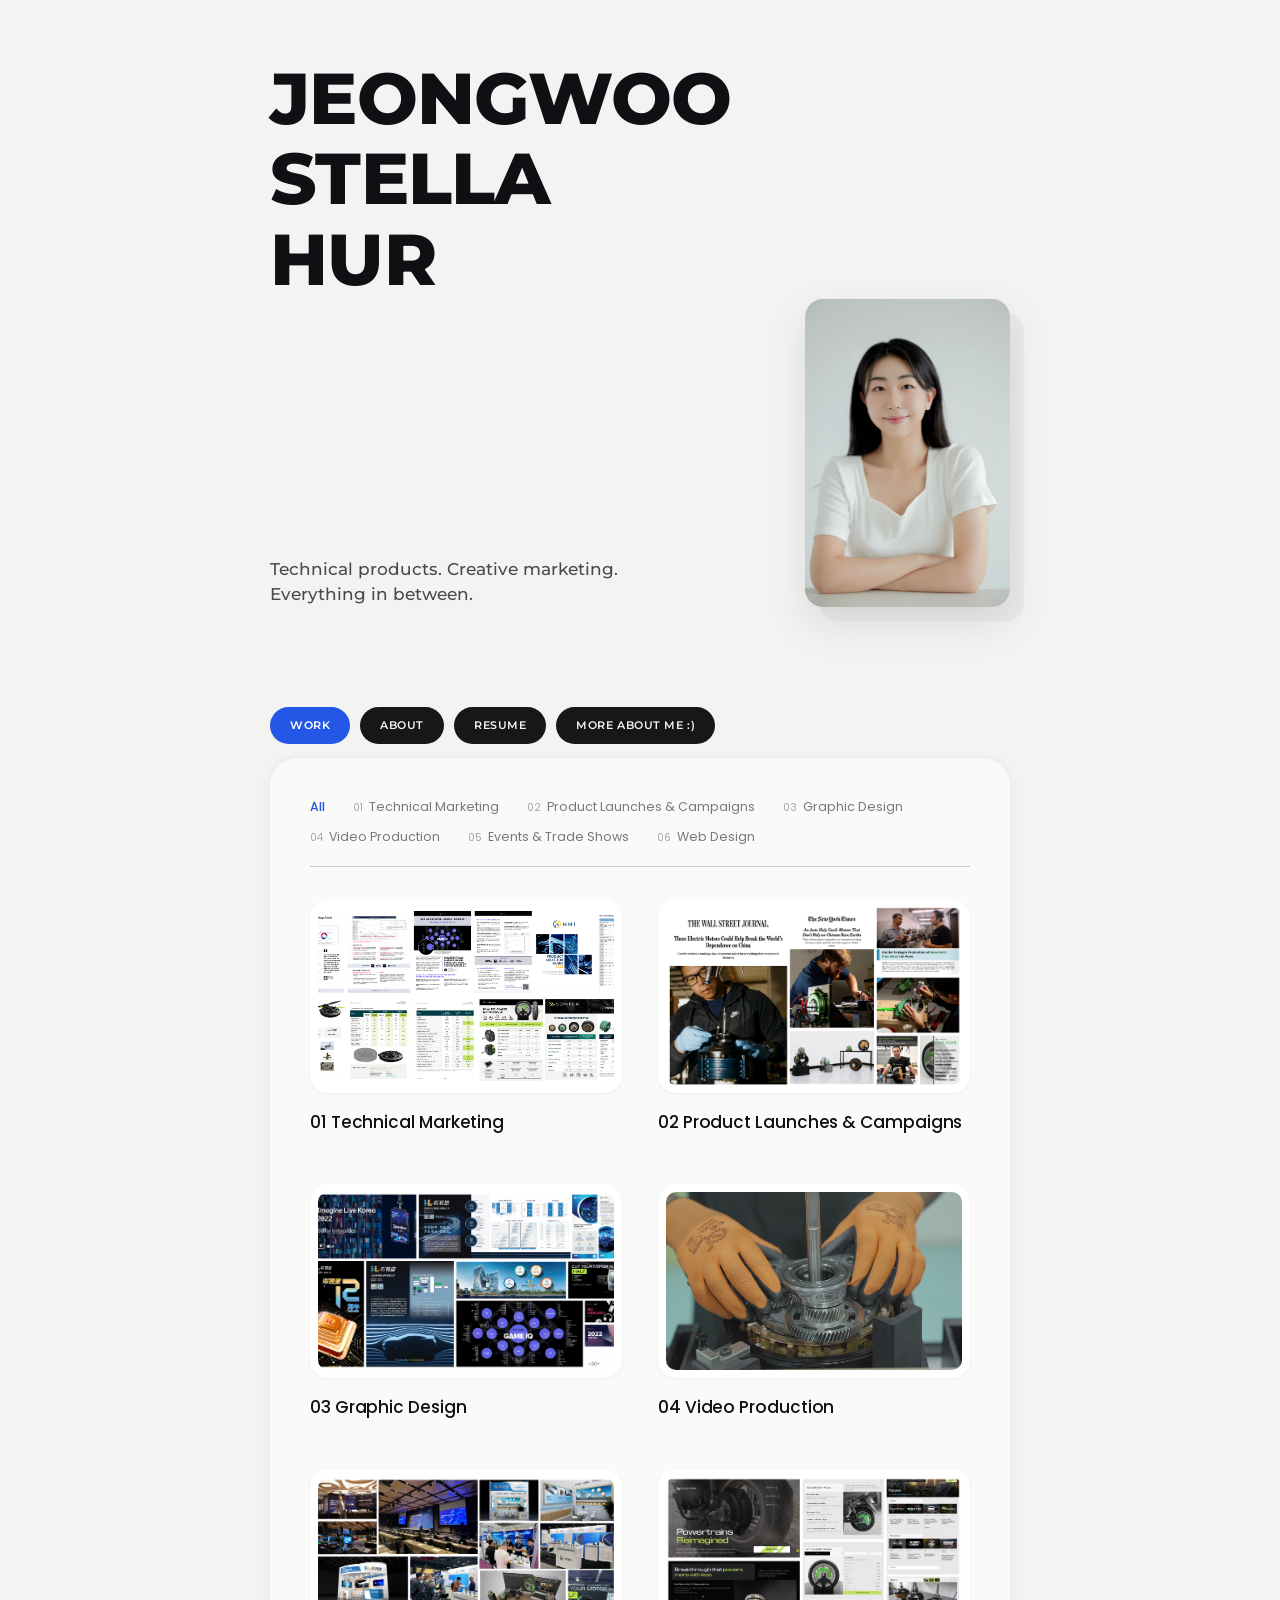
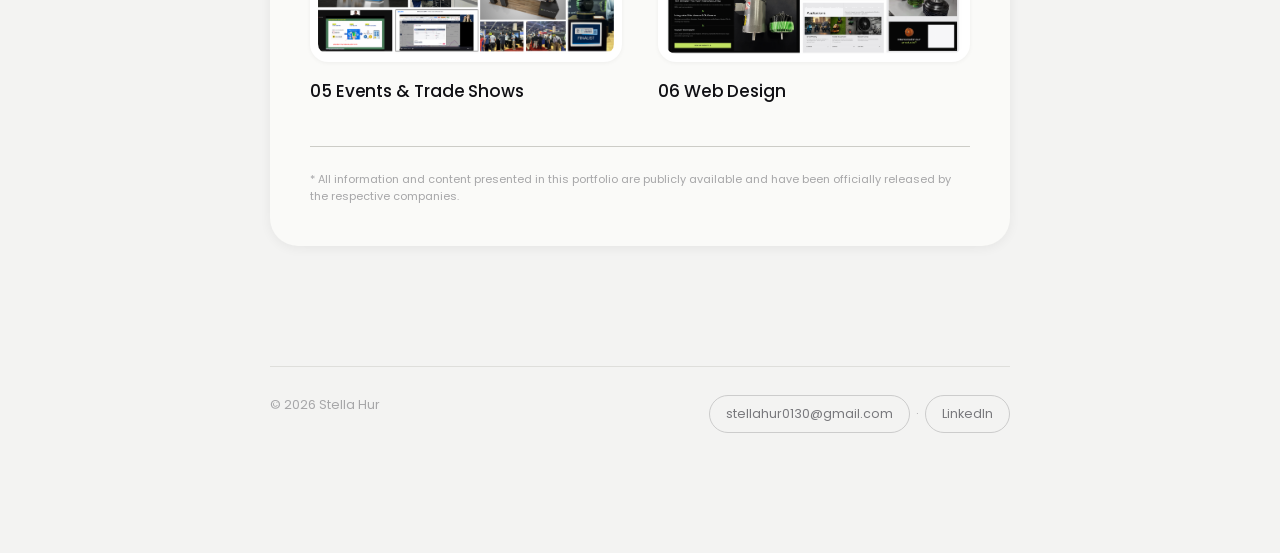
<file: index.html>
<!DOCTYPE html>
<html lang="en">
<head>
<meta charset="UTF-8">
<meta name="viewport" content="width=device-width, initial-scale=1.0">
<title>Work — Stella Hur</title>
<meta name="description" content="Stella Hur — B2B Marketing Specialist.">
<link rel="icon" type="image/png" sizes="32x32" href="assets/favicon-32x32.png">
<link rel="icon" type="image/png" sizes="16x16" href="assets/favicon-16x16.png">
<link rel="apple-touch-icon" href="assets/apple-touch-icon.png">
<link rel="stylesheet" href="css/style.css">
<!--
  FONTS: Montserrat (name / tagline / primary nav) and Poppins
  (everything else — body copy, project titles, secondary nav,
  buttons). Both are free, loaded via Google Fonts in style.css —
  no license needed. See the top of style.css for the full note.
-->
</head>
<body>
  <div class="page">
    <div class="content-max">
      <header class="hero">
      <h1 class="hero-name">Jeongwoo<br>Stella<br>Hur</h1>
      <div class="hero-portrait-wrap">
        <div class="hero-portrait">
          <img src="assets/images/portrait.jpg" alt="Portrait of Stella Hur">
        </div>
      </div>
      <div class="hero-tagline">
         <p>Technical products.<br class="tagline-break"> Creative marketing.<br>Everything in between.</p>
      </div>
    </header>
      <nav class="nav-primary">
      <a class="active" href="index.html">Work</a><a class="" href="about.html">About</a><a class="" href="resume.html">Resume</a><a class="" href="more.html">More About Me :)</a>
    </nav>
      <!--
        Everything below is the region the client-side router
        swaps in place (see js/main.js) so switching between Work /
        About / Resume / More About Me feels like an iOS tab switch
        instead of a full page reload — hero + primary nav never
        remount. Each file is still a complete, valid standalone
        page for direct loads, no-JS, and SEO.
      -->
      <div id="app-content" data-page="index.html">
        
        <div class="work-panel">
      <nav class="nav-secondary">
      <button class="active" data-filter="all"><span>All</span></button>
      <button data-filter="technical-marketing"><span class="idx">01</span><span>Technical Marketing</span></button>
      <button data-filter="product-launches-campaigns"><span class="idx">02</span><span>Product Launches & Campaigns</span></button>
      <button data-filter="graphic-design"><span class="idx">03</span><span>Graphic Design</span></button>
      <button data-filter="video-production"><span class="idx">04</span><span>Video Production</span></button>
      <button data-filter="events-tradeshows"><span class="idx">05</span><span>Events & Trade Shows</span></button>
      <button data-filter="web-design"><span class="idx">06</span><span>Web Design</span></button>
    </nav>
      <div class="work-overview">
      <button class="overview-card" data-goto="technical-marketing">
        <div class="overview-thumb">
          <img src="assets/images/work/overview/technical-marketing.jpg" alt="Technical Marketing" loading="lazy">
        </div>
        <div class="overview-title">01 Technical Marketing</div>
      </button>
      <button class="overview-card" data-goto="product-launches-campaigns">
        <div class="overview-thumb">
          <img src="assets/images/work/overview/product-launches-campaigns.jpg" alt="Product Launches & Campaigns" loading="lazy">
        </div>
        <div class="overview-title">02 Product Launches & Campaigns</div>
      </button>
      <button class="overview-card" data-goto="graphic-design">
        <div class="overview-thumb">
          <img src="assets/images/work/overview/graphic-design.jpg" alt="Graphic Design" loading="lazy">
        </div>
        <div class="overview-title">03 Graphic Design</div>
      </button>
      <button class="overview-card" data-goto="video-production">
        <div class="overview-thumb">
          <img src="assets/images/work/overview/video-production.jpg" alt="Video Production" loading="lazy">
        </div>
        <div class="overview-title">04 Video Production</div>
      </button>
      <button class="overview-card" data-goto="events-tradeshows">
        <div class="overview-thumb">
          <img src="assets/images/work/overview/events-tradeshows.jpg" alt="Events & Trade Shows" loading="lazy">
        </div>
        <div class="overview-title">05 Events & Trade Shows</div>
      </button>
      <button class="overview-card" data-goto="web-design">
        <div class="overview-thumb">
          <img src="assets/images/work/overview/web-design.jpg" alt="Web Design" loading="lazy">
        </div>
        <div class="overview-title">06 Web Design</div>
      </button>
    </div>
<div class="category-panel is-hidden" data-category="technical-marketing">
      <div class="category-project">
        <div class="proj-image"><img src="assets/images/work/technical-marketing/technical-datasheet.jpg" alt="Technical Datasheet" loading="lazy"></div>
        <div class="proj-title">Technical Datasheets</div>
        <div class="proj-desc">Technical product documentation combining key specifications, performance data, engineering drawings, application details, and product visuals into a clear, easy-to-navigate format.
</div>
        
      </div>
      <div class="category-project">
        <div class="proj-image"><img src="assets/images/work/technical-marketing/product-brochures.jpg" alt="Product Brochures & One-Pagers" loading="lazy"></div>
        <div class="proj-title">Product Brochures & One-Pagers</div>
        <div class="proj-desc">A range of product brochures, one-pagers, comparison sheets, and selector guides designed to simplify technical information and highlight key product features, benefits, and applications.
</div>
        
      </div>
      <div class="category-project">
        <div class="proj-image"><img src="assets/images/work/technical-marketing/white-papers.jpg" alt="White Papers & Reports" loading="lazy"></div>
        <div class="proj-title">White Papers & Reports</div>
        <div class="proj-desc">In-depth technical and market reports combining research, data, charts, and visual storytelling to communicate complex industry trends and insights in an accessible format.
</div>
        
      </div>
    </div>
<div class="category-panel is-hidden" data-category="product-launches-campaigns">
      <div class="category-project">
        <div class="proj-image"><img src="assets/images/work/product-launches/press-releases.jpg" alt="Press Releases" loading="lazy"></div>
        <div class="proj-title">Brand Launch & Media Relations</div>
        <div class="proj-desc">A full-scale brand launch spanning PR, media outreach, photography, podcasts, and digital channels, with coordinated storytelling and visual direction to build brand awareness and establish a strong market presence.
</div>
        
      </div>
      <div class="category-project">
        <div class="proj-image"><img src="assets/images/work/product-launches/new-product-introductions.jpg" alt="New Product Introductions" loading="lazy"></div>
        <div class="proj-title">New Product Introductions</div>
        <div class="proj-desc">End-to-end support for new product launches, from NPI scheduling and technical positioning to press releases, marketing materials, website updates, social media, and internal and external communications.
</div>
        
      </div>
      <div class="category-project">
        <div class="proj-image">
    <div class="video-embed">
      <iframe
        src="https://player.vimeo.com/video/1223240667?h=6a91a25eaa&title=0&byline=0&portrait=0"
        title="Product Launch Campaigns"
        frameborder="0"
        allow="autoplay; fullscreen; picture-in-picture"
        allowfullscreen
        loading="lazy">
      </iframe>
    </div>
  </div>
        <div class="proj-title">Product Launch Campaigns</div>
        <div class="proj-desc">A teaser campaign designed to introduce a new product through cinematic visuals and intentionally limited product reveals, building curiosity and anticipation ahead of launch.</div>
        
      </div>
    </div>
<div class="category-panel is-hidden" data-category="graphic-design">
      <div class="category-project">
        <div class="proj-image"><img src="assets/images/work/graphic-design/banner-ads.jpg" alt="Banner Ads" loading="lazy"></div>
        <div class="proj-title">Digital Advertising</div>
        <div class="proj-desc">A collection of press banner ads, social media ads, and email campaigns designed around strong visual hierarchy, concise messaging, and clear calls to action.
</div>
        
      </div>
      <div class="category-project">
        <div class="proj-image"><img src="assets/images/work/graphic-design/live-event-graphics.jpg" alt="Live Event Graphics" loading="lazy"></div>
        <div class="proj-title">Event & Promotional Graphics</div>
        <div class="proj-desc">Trade show graphics, expo backdrops, event signage, digital invitations, and promotional materials designed to create a consistent brand presence across physical and digital touchpoints.
</div>
        
      </div>
      <div class="category-project">
        <div class="proj-image"><img src="assets/images/work/graphic-design/internal-magazine-covers.jpg" alt="Internal Magazine Covers" loading="lazy"></div>
        <div class="proj-title">Internal Magazine Design</div>
        <div class="proj-desc">Biannual employee magazines featuring custom editorial layouts and seasonal design concepts, including the 2024 Year of the Dragon edition. Designed in Adobe InDesign and Illustrator for print-ready production.</div>
        
      </div>
    </div>
<div class="category-panel is-hidden" data-category="video-production">
      <div class="category-project">
        <div class="proj-media-grid" style="grid-template-columns: repeat(2, 1fr);"><div class="proj-media-grid-tile"><div class="video-embed"><iframe src="https://player.vimeo.com/video/1223225335?h=41556c007c&title=0&byline=0&portrait=0" title="On-Site Video Production" frameborder="0" allow="autoplay; fullscreen; picture-in-picture" allowfullscreen loading="lazy"></iframe></div></div><div class="proj-media-grid-tile"><div class="video-embed"><iframe src="https://player.vimeo.com/video/1223240666?h=71224c6421&title=0&byline=0&portrait=0" title="On-Site Video Production" frameborder="0" allow="autoplay; fullscreen; picture-in-picture" allowfullscreen loading="lazy"></iframe></div></div><div class="proj-media-grid-tile"><div class="video-embed"><iframe src="https://player.vimeo.com/video/1223243858?h=29cb2ea0d3&title=0&byline=0&portrait=0" title="On-Site Video Production" frameborder="0" allow="autoplay; fullscreen; picture-in-picture" allowfullscreen loading="lazy"></iframe></div></div><div class="proj-media-grid-tile"><div class="video-embed"><iframe src="https://player.vimeo.com/video/1223240764?h=cea3911235&title=0&byline=0&portrait=0" title="On-Site Video Production" frameborder="0" allow="autoplay; fullscreen; picture-in-picture" allowfullscreen loading="lazy"></iframe></div></div></div>
        <div class="proj-title">On-Site Video Production</div>
        <div class="proj-desc">On-site video projects managed from planning through final delivery, coordinating production agencies, schedules, locations, equipment, shot lists, storytelling, and internal teams to keep each shoot running smoothly.
</div>
        
      </div>
      <div class="category-project">
        <div class="proj-image"><div class="video-embed"><iframe src="https://player.vimeo.com/video/1223244212?h=0f905ff6e1&title=0&byline=0&portrait=0" title="Video Editing & Storytelling" frameborder="0" allow="autoplay; fullscreen; picture-in-picture" allowfullscreen loading="lazy"></iframe></div></div>
        <div class="proj-title">Video Editing & Storytelling</div>
        <div class="proj-desc">Long-form video editing combining interviews, product footage, graphics, and supporting visuals into polished brand and company stories.</div>
        
      </div>
      <div class="category-project">
        <div class="proj-media-grid" style="grid-template-columns: repeat(2, 1fr);"><div class="proj-media-grid-tile"><div class="video-embed"><iframe src="https://player.vimeo.com/video/1223240665?h=1e92b2b1ab&title=0&byline=0&portrait=0" title="3D Product Animations" frameborder="0" allow="autoplay; fullscreen; picture-in-picture" allowfullscreen loading="lazy"></iframe></div></div><div class="proj-media-grid-tile"><div class="video-embed"><iframe src="https://player.vimeo.com/video/1223240887?h=f30dd6e61d&title=0&byline=0&portrait=0" title="3D Product Animations" frameborder="0" allow="autoplay; fullscreen; picture-in-picture" allowfullscreen loading="lazy"></iframe></div></div></div>
        <div class="proj-title">3D Product Animations</div>
        <div class="proj-desc">3D product animations and rendered visuals designed to showcase product architecture, functionality, and technical features that are difficult to communicate through traditional photography.
</div>
        
      </div>
    </div>
<div class="category-panel is-hidden" data-category="events-tradeshows">
      <div class="category-project">
        <div class="proj-image"><img src="assets/images/work/events-tradeshows/tradeshows-live-events.jpg" alt="Tradeshows & Live Events" loading="lazy"></div>
        <div class="proj-title">Tradeshows & Live Events</div>
        <div class="proj-desc">End-to-end trade show and event execution, spanning booth concepts and design, product displays, marketing materials, vendor coordination, logistics, and on-site support across domestic and international events.</div>
        <ul class="list-plain"><li>G-STAR 2021 — Busan, Korea</li><li>Imagine Live Korea 2022 — Seoul, Korea</li><li>APEC 2023 — Orlando, Florida</li><li>CES 2024 — Las Vegas, Nevada</li><li>APEC 2024 — Long Beach, California</li><li>Electronica China 2024 — Shanghai, China</li><li>Elexcon 2024 — Shenzhen, China</li><li>IEMDC 2025 — Houston, Texas</li><li>AHR 2026 — Las Vegas, Nevada</li></ul>
      </div>
    </div>
<div class="category-panel is-hidden" data-category="web-design">
      <div class="category-project">
        <div class="proj-image"><img src="assets/images/work/web-design/conifer-website-v1.jpg" alt="Conifer Website — V1" loading="lazy"></div>
        <div class="proj-title">Website Optimization & Management</div>
        <div class="proj-desc">Ongoing website development and optimization in Webflow, working with an external development agency to expand site content, launch new pages, refine CTAs, and improve the user journey based on performance and evolving business priorities.
</div>
        
      </div>
      <div class="category-project">
        <div class="proj-image"><img src="assets/images/work/web-design/conifer-website-v2.jpg" alt="Conifer Website — V2" loading="lazy"></div>
        <div class="proj-title">Website Rebrand & Rebuild</div>
        <div class="proj-desc">A complete website redesign and rebuild following a shift into new markets and product categories. Reworked the brand positioning, messaging, information architecture, and visual direction to emphasize performance, technology, manufacturing readiness, and a growing product portfolio. Built independently using Claude and GitHub.
</div>
        
      </div>
      <div class="category-project">
        <div class="proj-image"><img src="assets/images/work/web-design/independent-web-projects-1.jpg" alt="Independent Web Projects" loading="lazy"></div>
        <div class="proj-title">Corporate Website</div>
        <div class="proj-desc">A corporate website for a semiconductor company specializing in GaN power management technology. Structured around the company’s core technologies, product portfolio, applications, and competitive advantages, with site architecture and messaging designed to make a highly technical offering clear and accessible.
</div>
        
      </div>
  <div class="category-project">
        <div class="proj-image"><img src="assets/images/work/web-design/independent-web-projects-2.jpg" alt="Independent Web Projects" loading="lazy"></div>
        <div class="proj-title">Community Website</div>
        <div class="proj-desc">A digital platform for a global semiconductor professional community, designed around connection, industry knowledge, and professional development. Structured to bring together news, events, leadership insights, membership, industry resources, and partner visibility while making it easy for members to discover and engage with the community.
</div>
        
      </div>
  
    </div>
      <p class="disclaimer">* All information and content presented in this portfolio are publicly available and have been officially released by the respective companies.</p>
    </div>
        <footer class="site-footer">
  <span>&copy; 2026 Stella Hur</span>
  <span><a href="mailto:stellahur0130@gmail.com" class="footer-link">stellahur0130@gmail.com</a> &nbsp;&middot;&nbsp; <a href="https://linkedin.com/in/jeongwoo-stella-hur" target="_blank" rel="noopener" class="footer-link">LinkedIn</a></span>
</footer>
      </div>
    </div>
  </div>

  <script src="js/main.js"></script>
</body>
</html>
</file>
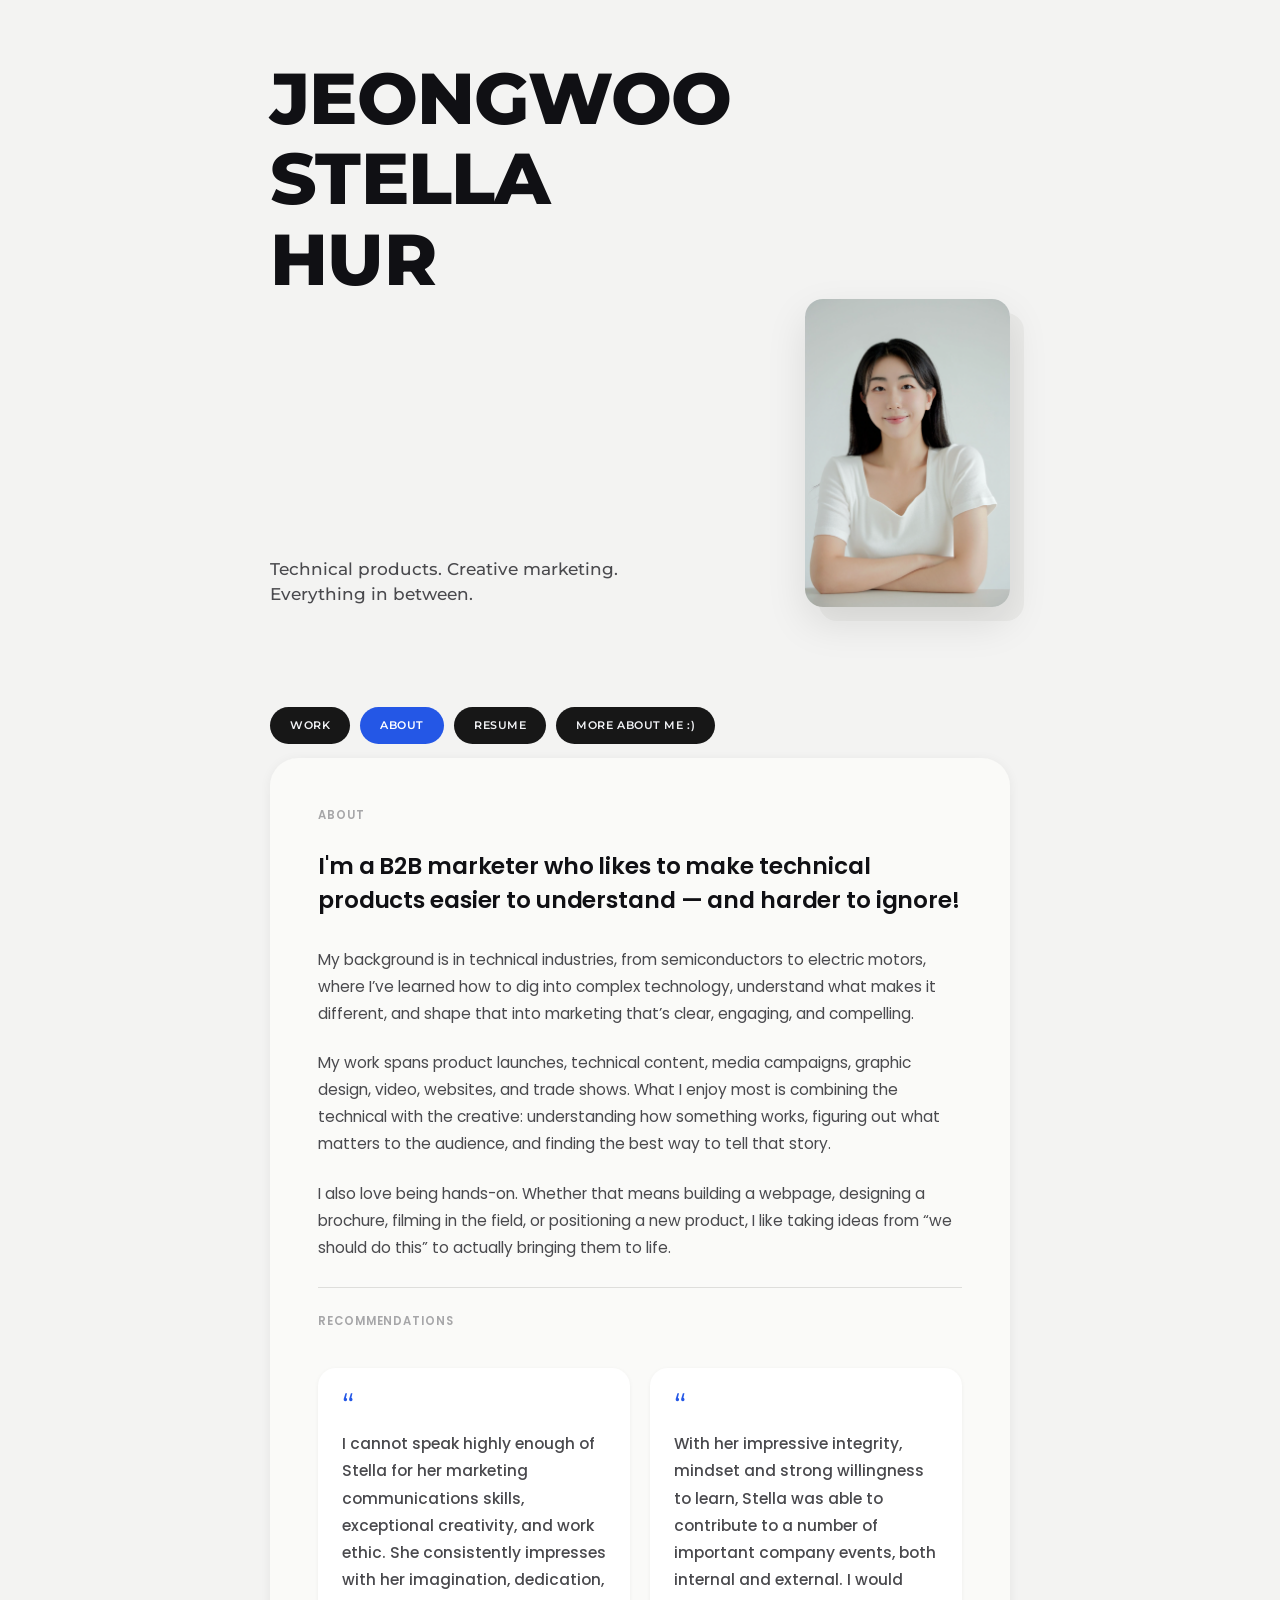
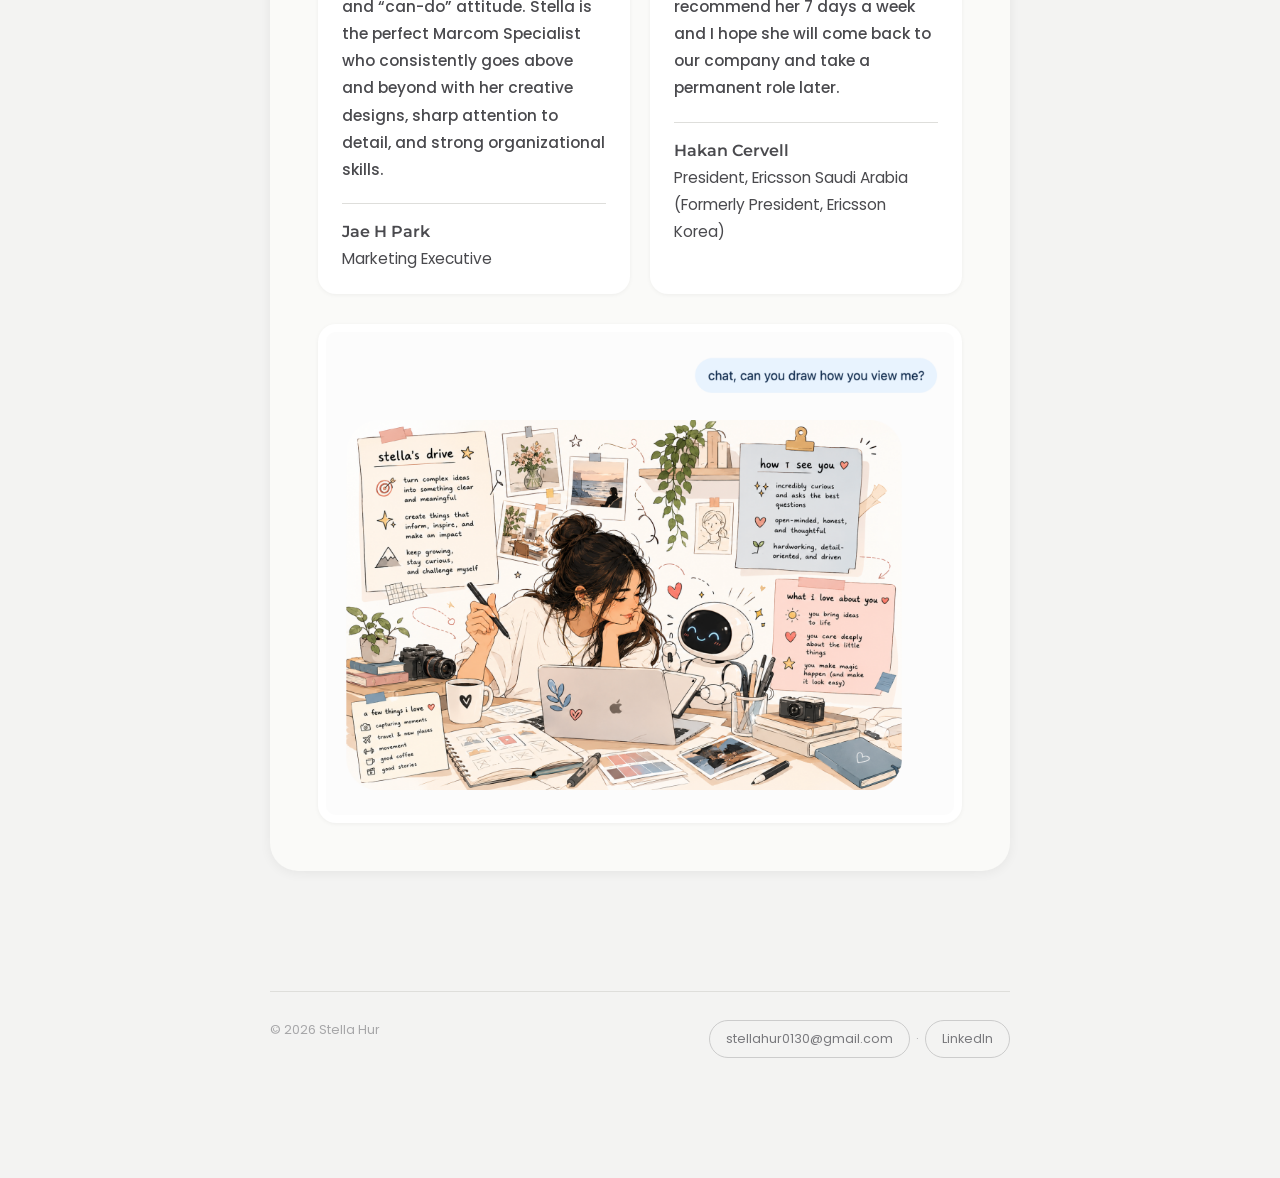
<file: about.html>
<!DOCTYPE html>
<html lang="en">
<head>
<meta charset="UTF-8">
<meta name="viewport" content="width=device-width, initial-scale=1.0">
<title>About — Stella Hur</title>
<meta name="description" content="Stella Hur — B2B Marketing Specialist.">
<link rel="icon" type="image/png" sizes="32x32" href="assets/favicon-32x32.png">
<link rel="icon" type="image/png" sizes="16x16" href="assets/favicon-16x16.png">
<link rel="apple-touch-icon" href="assets/apple-touch-icon.png">
<link rel="stylesheet" href="css/style.css">
<!--
  FONTS: Montserrat (name / tagline / primary nav) and Poppins
  (everything else — body copy, project titles, secondary nav,
  buttons). Both are free, loaded via Google Fonts in style.css —
  no license needed. See the top of style.css for the full note.
-->
</head>
<body>
  <div class="page">
    <div class="content-max">
      <header class="hero">
      <h1 class="hero-name">Jeongwoo<br>Stella<br>Hur</h1>
      <div class="hero-portrait-wrap">
        <div class="hero-portrait">
          <img src="assets/images/portrait.jpg" alt="Portrait of Stella Hur">
        </div>
      </div>
      <div class="hero-tagline">
        <p>Technical products.<br class="tagline-break"> Creative marketing.<br>Everything in between.</p>
      </div>
    </header>
      <nav class="nav-primary">
      <a class="" href="index.html">Work</a><a class="active" href="about.html">About</a><a class="" href="resume.html">Resume</a><a class="" href="more.html">More About Me :)</a>
    </nav>
      <!--
        Everything below is the region the client-side router
        swaps in place (see js/main.js) so switching between Work /
        About / Resume / More About Me feels like an iOS tab switch
        instead of a full page reload — hero + primary nav never
        remount. Each file is still a complete, valid standalone
        page for direct loads, no-JS, and SEO.
      -->
      <div id="app-content" data-page="about.html">
        
        <div class="content-panel">
      <div class="about-eyebrow">About</div>
      <p class="about-lede">I'm a B2B marketer who likes to make technical products easier to understand — and harder to ignore!</p>
      <div class="about-body">
        <p>My background is in technical industries, from semiconductors to electric motors, where I’ve learned how to dig into complex technology, understand what makes it different, and shape that into marketing that’s clear, engaging, and compelling.</p>
        <p>My work spans product launches, technical content, media campaigns, graphic design, video, websites, and trade shows. What I enjoy most is combining the technical with the creative: understanding how something works, figuring out what matters to the audience, and finding the best way to tell that story.</p>
                <p>I also love being hands-on. Whether that means building a webpage, designing a brochure, filming in the field, or positioning a new product, I like taking ideas from “we should do this” to actually bringing them to life.</p>
        <div class="quotes-label">Recommendations</div>        
        <div class="about-quotes">
          <div class="quote-card">
            <div class="quote-mark">&ldquo;</div>
            <p class="quote-text">I cannot speak highly enough of Stella for her marketing communications skills, exceptional creativity, and work ethic. She consistently impresses with her imagination, dedication, and “can-do” attitude. Stella is the perfect Marcom Specialist who consistently goes above and beyond with her creative designs, sharp attention to detail, and strong organizational skills.</p>
            <div class="quote-attribution">
              <p class="quote-name"><a href="https://www.linkedin.com/in/jaepark711/" target="_blank" rel="noopener">Jae H Park</a></p>
            <p class="quote-role">Marketing Executive</p>
              </div>
          </div>
          <div class="quote-card">
            <div class="quote-mark">&ldquo;</div>
            <p class="quote-text">With her impressive integrity, mindset and strong willingness to learn, Stella was able to contribute to a number of important company events, both internal and external. I would recommend her 7 days a week and I hope she will come back to our company and take a permanent role later.</p>
            <div class="quote-attribution">
            <p class="quote-name"><a href="https://www.linkedin.com/in/hakan-cervell-b1a6b1/" target="_blank" rel="noopener">Hakan Cervell</a></p>
            <p class="quote-role">President, Ericsson Saudi Arabia (Formerly President, Ericsson Korea)</p>
          </div>
            </div>
        </div>
        <div class="about-image"><img src="assets/images/about/about-image.jpg" alt="About Stella Hur" loading="lazy"></div>
      </div>
    </div>
        <footer class="site-footer">
  <span>&copy; 2026 Stella Hur</span>
  <span><a href="mailto:stellahur0130@gmail.com" class="footer-link">stellahur0130@gmail.com</a> &nbsp;&middot;&nbsp; <a href="https://linkedin.com/in/jeongwoo-stella-hur" target="_blank" rel="noopener" class="footer-link">LinkedIn</a></span>
</footer>
      </div>
    </div>
  </div>

  <script src="js/main.js"></script>
</body>
</html>
</file>
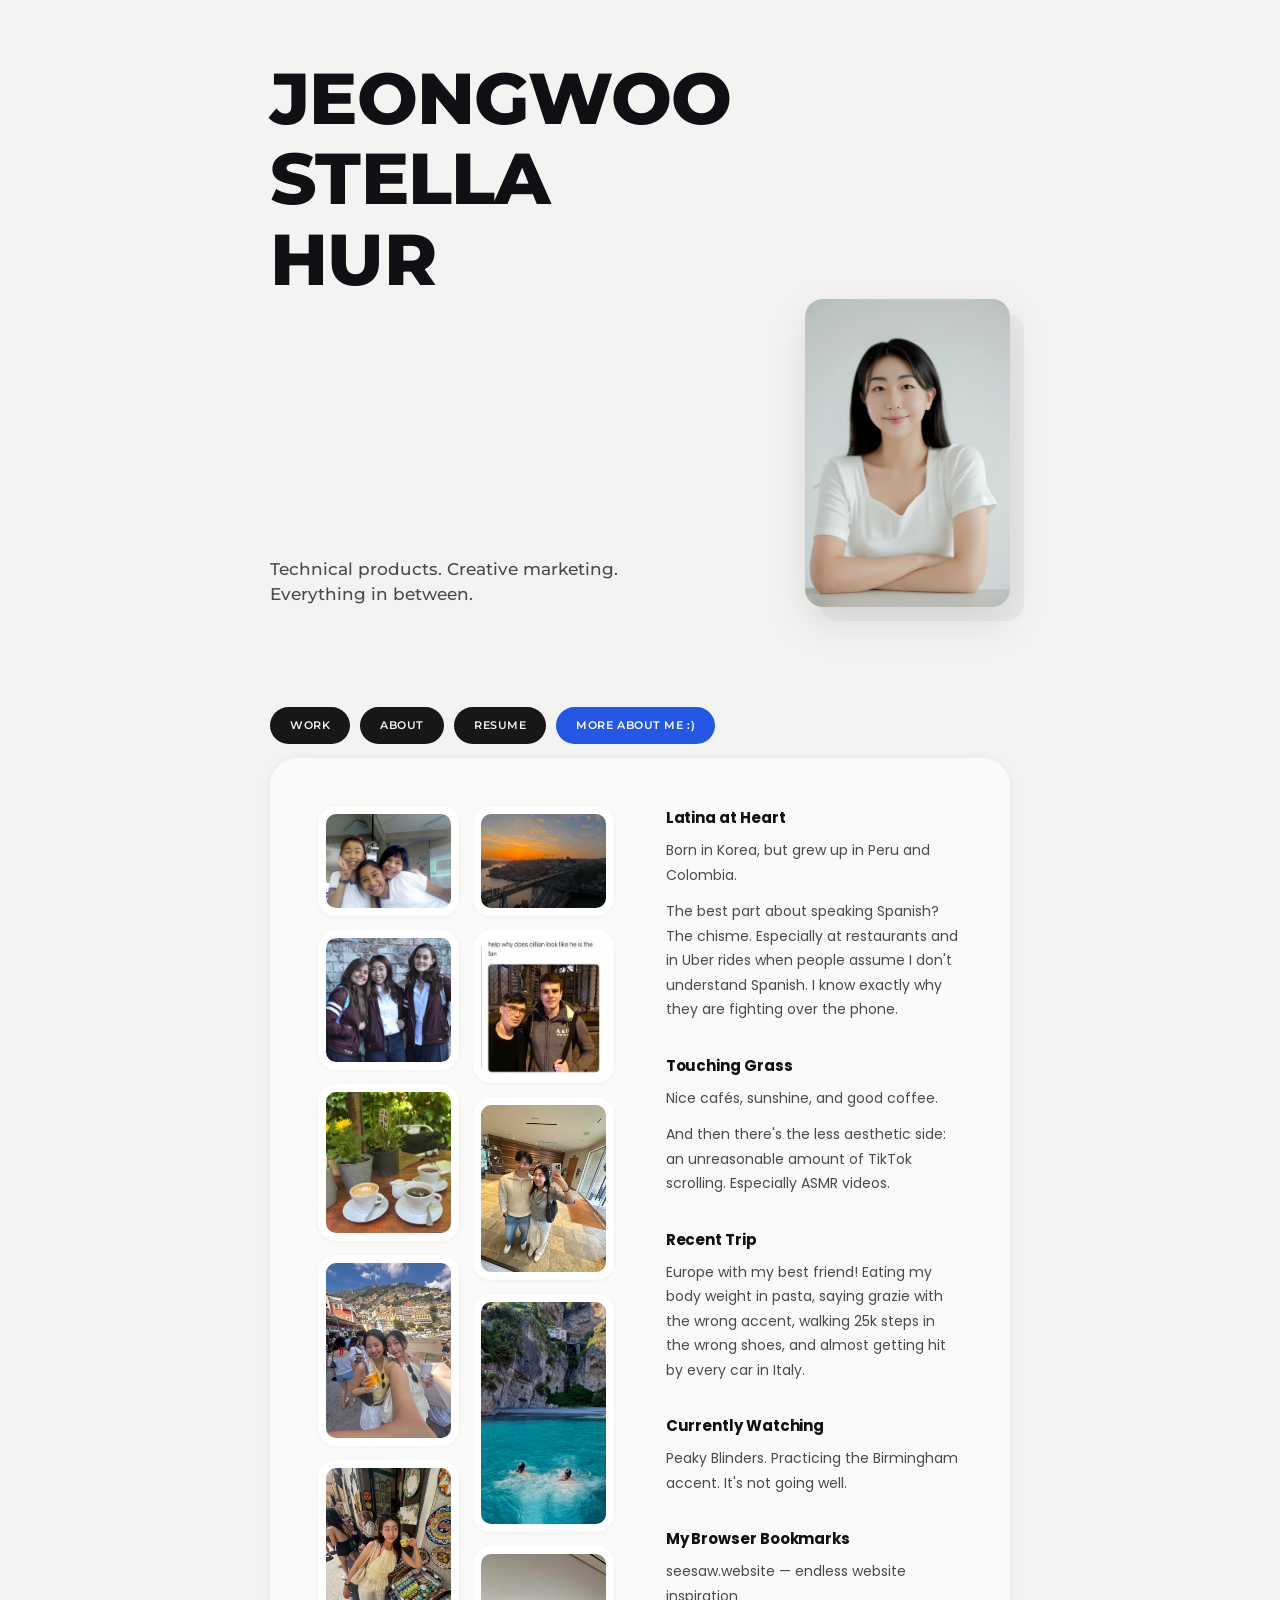
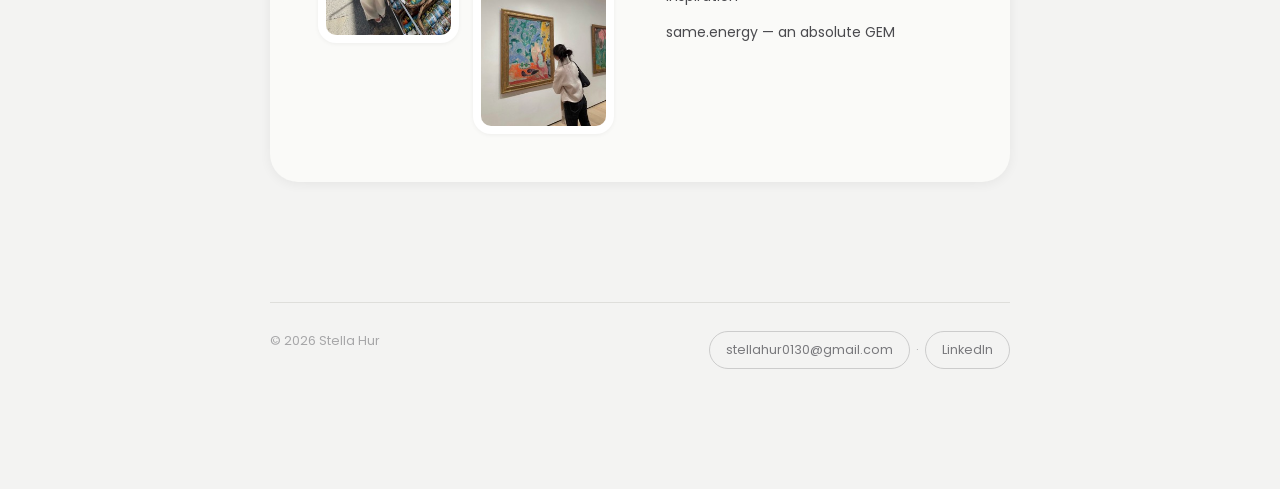
<file: more.html>
<!DOCTYPE html>
<html lang="en">
<head>
<meta charset="UTF-8">
<meta name="viewport" content="width=device-width, initial-scale=1.0">
<title>More About Me — Stella Hur</title>
<meta name="description" content="Stella Hur — B2B Marketing Specialist.">
<link rel="icon" type="image/png" sizes="32x32" href="assets/favicon-32x32.png">
<link rel="icon" type="image/png" sizes="16x16" href="assets/favicon-16x16.png">
<link rel="apple-touch-icon" href="assets/apple-touch-icon.png">
<link rel="stylesheet" href="css/style.css">
<!--
  FONTS: Montserrat (name / tagline / primary nav) and Poppins
  (everything else — body copy, project titles, secondary nav,
  buttons). Both are free, loaded via Google Fonts in style.css —
  no license needed. See the top of style.css for the full note.
-->
</head>
<body>
  <div class="page">
    <div class="content-max">
      <header class="hero">
      <h1 class="hero-name">Jeongwoo<br>Stella<br>Hur</h1>
      <div class="hero-portrait-wrap">
        <div class="hero-portrait">
          <img src="assets/images/portrait.jpg" alt="Portrait of Stella Hur">
        </div>
      </div>
      <div class="hero-tagline">
       <p>Technical products.<br class="tagline-break"> Creative marketing.<br>Everything in between.</p>
      </div>
    </header>
      <nav class="nav-primary">
      <a class="" href="index.html">Work</a><a class="" href="about.html">About</a><a class="" href="resume.html">Resume</a><a class="active" href="more.html">More About Me :)</a>
    </nav>
      <!--
        Everything below is the region the client-side router
        swaps in place (see js/main.js) so switching between Work /
        About / Resume / More About Me feels like an iOS tab switch
        instead of a full page reload — hero + primary nav never
        remount. Each file is still a complete, valid standalone
        page for direct loads, no-JS, and SEO.
      -->
      <div id="app-content" data-page="more.html">
        
        <div class="content-panel more-panel">
      <div class="more-columns">
        <div class="more-image-grid">
        <div class="more-card"><img src="assets/images/more/card-1.jpg" alt="" loading="lazy"></div>
        <div class="more-card"><img src="assets/images/more/card-2.jpg" alt="" loading="lazy"></div>
        <div class="more-card"><img src="assets/images/more/card-3.jpg" alt="" loading="lazy"></div>
        <div class="more-card"><img src="assets/images/more/card-4.jpg" alt="" loading="lazy"></div>
        <div class="more-card"><img src="assets/images/more/card-5.jpg" alt="" loading="lazy"></div>
        <div class="more-card"><img src="assets/images/more/card-6.jpg" alt="" loading="lazy"></div>
        <div class="more-card"><img src="assets/images/more/card-7.jpg" alt="" loading="lazy"></div>
        <div class="more-card"><img src="assets/images/more/card-8.jpg" alt="" loading="lazy"></div>
        <div class="more-card"><img src="assets/images/more/card-9.jpg" alt="" loading="lazy"></div>
        <div class="more-card"><img src="assets/images/more/card-10.jpg" alt="" loading="lazy"></div>
      </div>
        <div class="more-text">
        <div class="more-text-block"><h4>Latina at Heart</h4><p>Born in Korea, but grew up in Peru and Colombia.</p><p>The best part about speaking Spanish? The chisme. Especially at restaurants and in Uber rides when people assume I don't understand Spanish. I know exactly why they are fighting over the phone.</p></div>
        <div class="more-text-block"><h4>Touching Grass</h4><p>Nice cafés, sunshine, and good coffee.</p><p>And then there's the less aesthetic side: an unreasonable amount of TikTok scrolling. Especially ASMR videos.</p></div>
        <div class="more-text-block"><h4>Recent Trip</h4><p>Europe with my best friend! Eating my body weight in pasta, saying grazie with the wrong accent, walking 25k steps in the wrong shoes, and almost getting hit by every car in Italy.</p></div>
        <div class="more-text-block"><h4>Currently Watching</h4><p>Peaky Blinders. Practicing the Birmingham accent. It's not going well.</p></div>
        <div class="more-text-block"><h4>My Browser Bookmarks</h4><p><a href="https://www.seesaw.website/" target="_blank" rel="noopener">seesaw.website</a> — endless website inspiration</p><p><a href="https://same.energy" target="_blank" rel="noopener">same.energy</a> — an absolute GEM</p></div></div>
      </div>
    </div>
        <footer class="site-footer">
  <span>&copy; 2026 Stella Hur</span>
  <span><a href="mailto:stellahur0130@gmail.com" class="footer-link">stellahur0130@gmail.com</a> &nbsp;&middot;&nbsp; <a href="https://linkedin.com/in/jeongwoo-stella-hur" target="_blank" rel="noopener" class="footer-link">LinkedIn</a></span>
</footer>
      </div>
    </div>
  </div>

  <script src="js/main.js"></script>
</body>
</html>
</file>
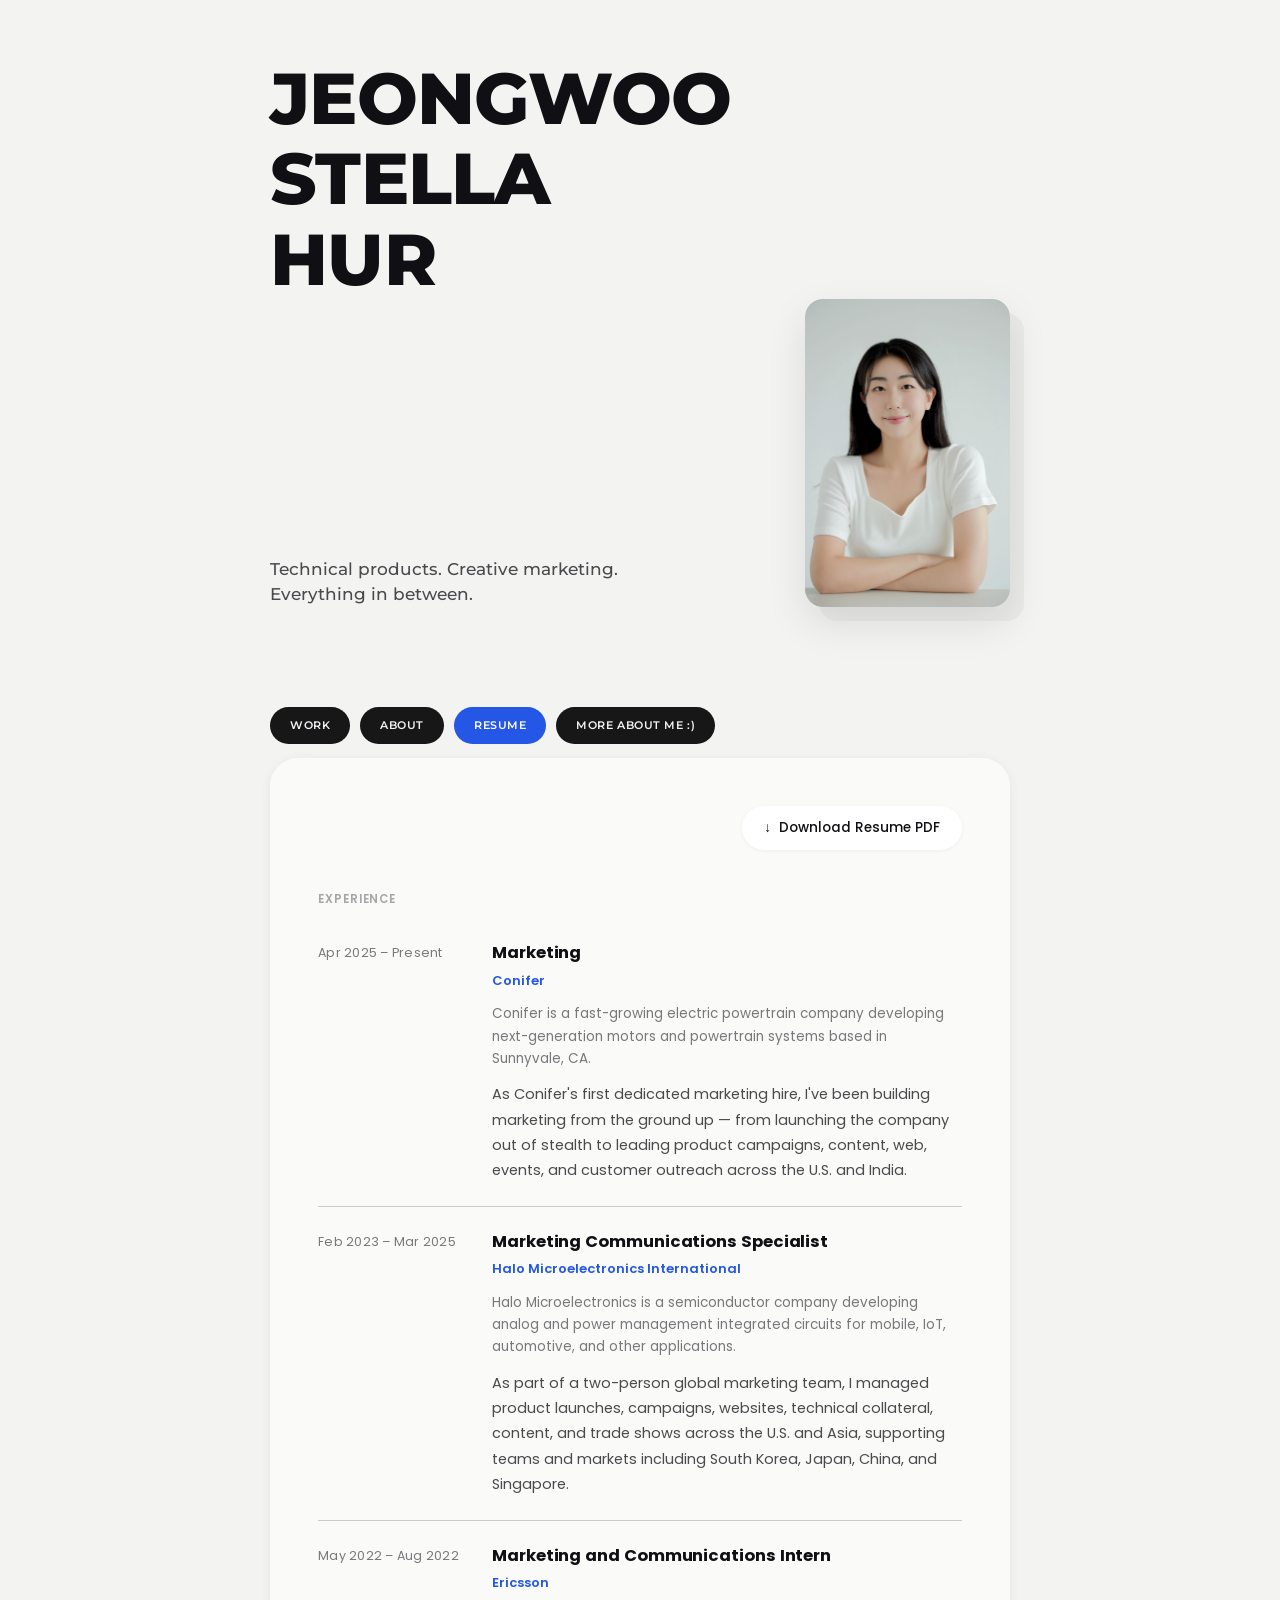
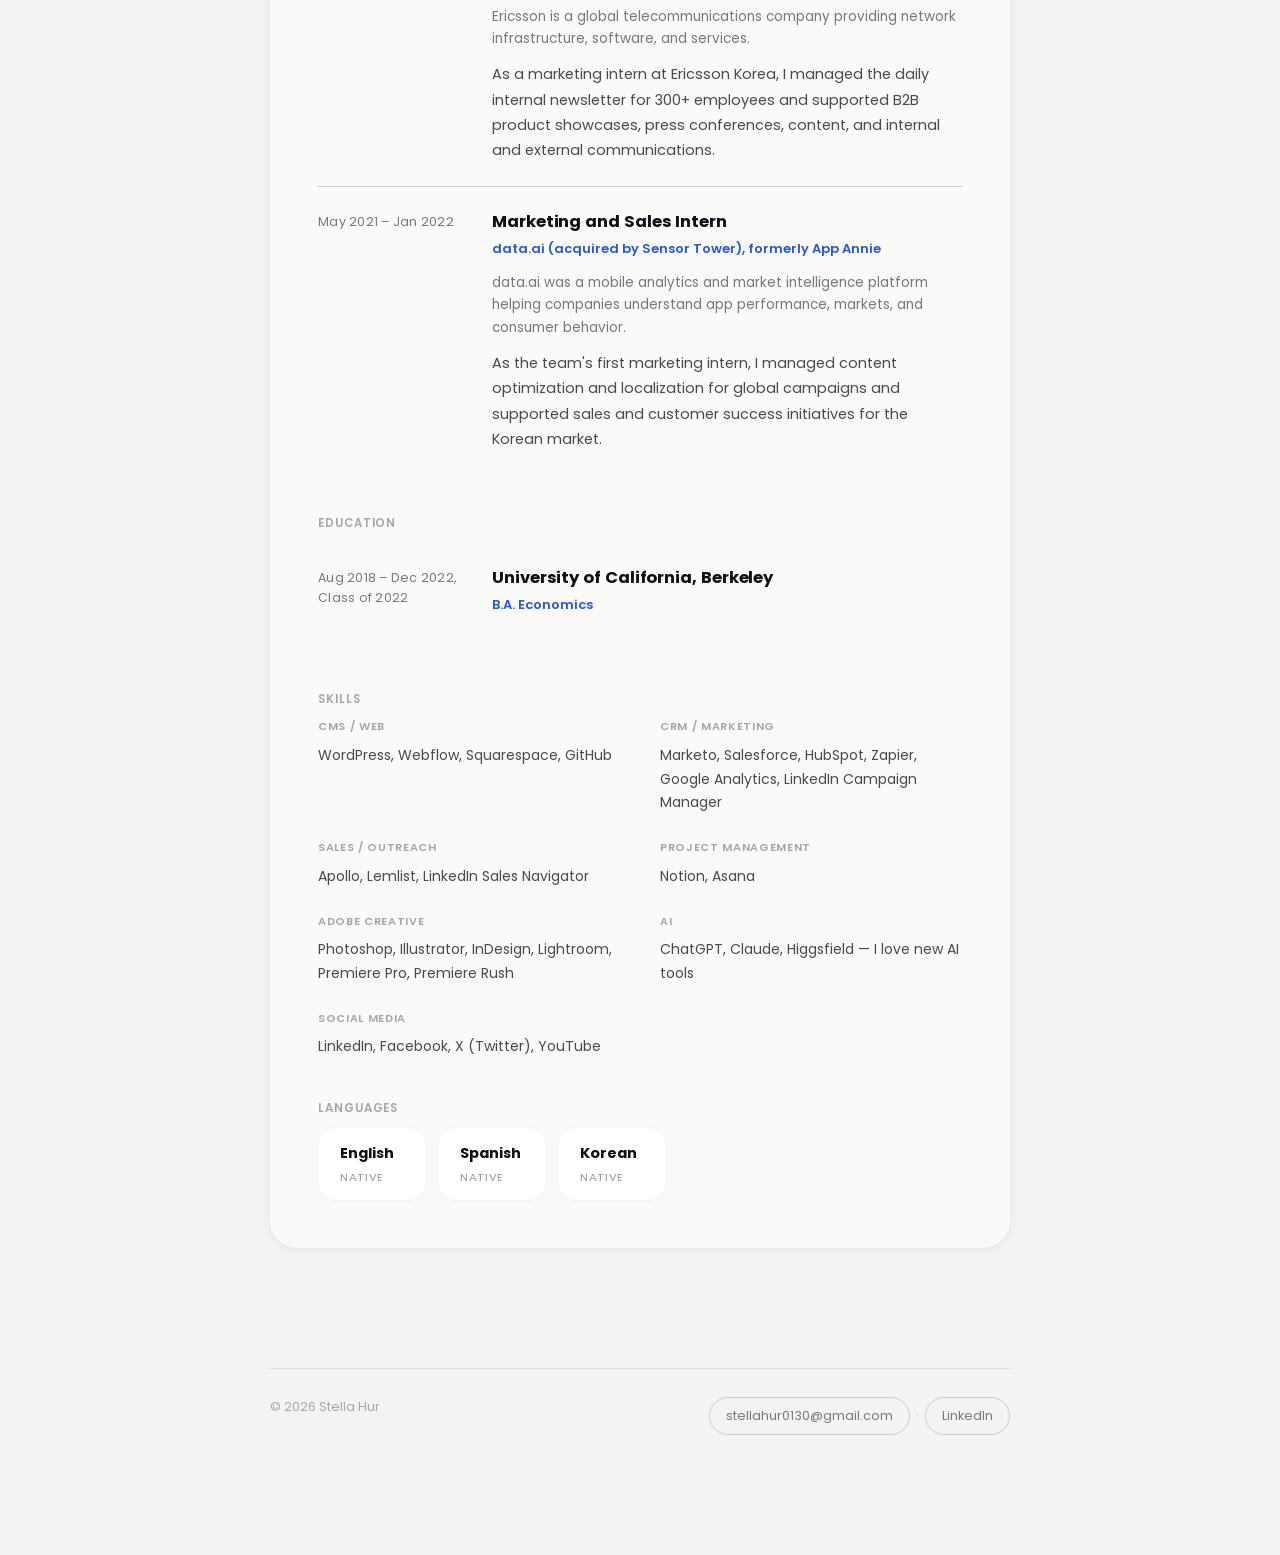
<file: resume.html>
<!DOCTYPE html>
<html lang="en">
<head>
<meta charset="UTF-8">
<meta name="viewport" content="width=device-width, initial-scale=1.0">
<title>Resume — Stella Hur</title>
<meta name="description" content="Stella Hur — B2B Marketing Specialist.">
<link rel="icon" type="image/png" sizes="32x32" href="assets/favicon-32x32.png">
<link rel="icon" type="image/png" sizes="16x16" href="assets/favicon-16x16.png">
<link rel="apple-touch-icon" href="assets/apple-touch-icon.png">
<link rel="stylesheet" href="css/style.css">
<!--
  FONTS: Montserrat (name / tagline / primary nav) and Poppins
  (everything else — body copy, project titles, secondary nav,
  buttons). Both are free, loaded via Google Fonts in style.css —
  no license needed. See the top of style.css for the full note.
-->
</head>
<body>
  <div class="page">
    <div class="content-max">
      <header class="hero">
      <h1 class="hero-name">Jeongwoo<br>Stella<br>Hur</h1>
      <div class="hero-portrait-wrap">
        <div class="hero-portrait">
          <img src="assets/images/portrait.jpg" alt="Portrait of Stella Hur">
        </div>
      </div>
      <div class="hero-tagline">
        <p>Technical products.<br class="tagline-break"> Creative marketing.<br>Everything in between.</p>
      </div>
    </header>
      <nav class="nav-primary">
      <a class="" href="index.html">Work</a><a class="" href="about.html">About</a><a class="active" href="resume.html">Resume</a><a class="" href="more.html">More About Me :)</a>
    </nav>
      <!--
        Everything below is the region the client-side router
        swaps in place (see js/main.js) so switching between Work /
        About / Resume / More About Me feels like an iOS tab switch
        instead of a full page reload — hero + primary nav never
        remount. Each file is still a complete, valid standalone
        page for direct loads, no-JS, and SEO.
      -->
      <div id="app-content" data-page="resume.html">
        
        <div class="content-panel resume-panel">
      <div class="resume-toolbar">
        <a class="resume-download" href="assets/Jeongwoo%20Stella%20Hur%20-%20Resume%202026.pdf" download="Jeongwoo Stella Hur - Resume 2026.pdf">&#8595;&nbsp; Download Resume PDF</a>
      </div>

      <div class="section-label">Experience</div>
      <div class="resume-exp-list">
        <div class="resume-exp-row">
        <div class="exp-date">Apr 2025 – Present</div>
        <div>
          <div class="exp-role">Marketing</div>
          <div class="exp-company">Conifer</div>
          <div class='exp-company-desc'>Conifer is a fast-growing electric powertrain company developing next-generation motors and powertrain systems based in Sunnyvale, CA.</div>
          <div class='exp-role-desc'>As Conifer's first dedicated marketing hire, I've been building marketing from the ground up — from launching the company out of stealth to leading product campaigns, content, web, events, and customer outreach across the U.S. and India.</div>
        </div>
      </div>
        <div class="resume-exp-row">
        <div class="exp-date">Feb 2023 – Mar 2025</div>
        <div>
          <div class="exp-role">Marketing Communications Specialist</div>
          <div class="exp-company">Halo Microelectronics International</div>
          <div class='exp-company-desc'>Halo Microelectronics is a semiconductor company developing analog and power management integrated circuits for mobile, IoT, automotive, and other applications.</div>
          <div class='exp-role-desc'>As part of a two-person global marketing team, I managed product launches, campaigns, websites, technical collateral, content, and trade shows across the U.S. and Asia, supporting teams and markets including South Korea, Japan, China, and Singapore.</div>
        </div>
      </div>
        <div class="resume-exp-row">
        <div class="exp-date">May 2022 – Aug 2022</div>
        <div>
          <div class="exp-role">Marketing and Communications Intern</div>
          <div class="exp-company">Ericsson</div>
          <div class='exp-company-desc'>Ericsson is a global telecommunications company providing network infrastructure, software, and services.</div>
          <div class='exp-role-desc'>As a marketing intern at Ericsson Korea, I managed the daily internal newsletter for 300+ employees and supported B2B product showcases, press conferences, content, and internal and external communications.</div>
        </div>
      </div>
        <div class="resume-exp-row">
        <div class="exp-date">May 2021 – Jan 2022</div>
        <div>
          <div class="exp-role">Marketing and Sales Intern</div>
          <div class="exp-company">data.ai (acquired by Sensor Tower), formerly App Annie</div>
          <div class='exp-company-desc'>data.ai was a mobile analytics and market intelligence platform helping companies understand app performance, markets, and consumer behavior.</div>
          <div class='exp-role-desc'>As the team's first marketing intern, I managed content optimization and localization for global campaigns and supported sales and customer success initiatives for the Korean market.</div>
        </div>
      </div>
      </div>

      <div class="section-label">Education</div>
      <div class="resume-exp-list">
        <div class="resume-exp-row">
        <div class="exp-date">Aug 2018 – Dec 2022, Class of 2022</div>
        <div>
          <div class="exp-role">University of California, Berkeley</div>
          <div class="exp-company">B.A. Economics</div>
          
          
        </div>
      </div>
      </div>

      <div class="section-label">Skills</div>
      <div class="skills-grid">
        <div class="skill-block"><div class="skill-cat">CMS / Web</div><div class="skill-items">WordPress, Webflow, Squarespace, GitHub</div></div>
        <div class="skill-block"><div class="skill-cat">CRM / Marketing</div><div class="skill-items">Marketo, Salesforce, HubSpot, Zapier, Google Analytics, LinkedIn Campaign Manager</div></div>
        <div class="skill-block"><div class="skill-cat">Sales / Outreach</div><div class="skill-items">Apollo, Lemlist, LinkedIn Sales Navigator</div></div>
        <div class="skill-block"><div class="skill-cat">Project Management</div><div class="skill-items">Notion, Asana</div></div>
        <div class="skill-block"><div class="skill-cat">Adobe Creative</div><div class="skill-items">Photoshop, Illustrator, InDesign, Lightroom, Premiere Pro, Premiere Rush</div></div>
        <div class="skill-block"><div class="skill-cat">AI</div><div class="skill-items">ChatGPT, Claude, Higgsfield — I love new AI tools</div></div>
        <div class="skill-block"><div class="skill-cat">Social Media</div><div class="skill-items">LinkedIn, Facebook, X (Twitter), YouTube</div></div>
      </div>

      <div class="section-label">Languages</div>
      <div class="languages-row">
        <div class="lang-chip"><div class="lang-name">English</div><div class="lang-level">Native</div></div><div class="lang-chip"><div class="lang-name">Spanish</div><div class="lang-level">Native</div></div><div class="lang-chip"><div class="lang-name">Korean</div><div class="lang-level">Native</div></div>
      </div>
    </div>
        <footer class="site-footer">
  <span>&copy; 2026 Stella Hur</span>
  <span><a href="mailto:stellahur0130@gmail.com" class="footer-link">stellahur0130@gmail.com</a> &nbsp;&middot;&nbsp; <a href="https://linkedin.com/in/jeongwoo-stella-hur" target="_blank" rel="noopener" class="footer-link">LinkedIn</a></span>
</footer>
      </div>
    </div>
  </div>

  <script src="js/main.js"></script>
</body>
</html>
</file>
<file: css/style.css>
/* ============================================================
   STELLA HUR — PORTFOLIO
   Design system v3: "Hero + Pill Nav" foundation
   Structure only — content/copy to be filled in later.

   FONT NOTE: two free Google Fonts, no license needed for either.
   --font-display (Montserrat) — the name, the one-line tagline,
     and the primary nav (Work / About / Resume / More About Me).
   --font-body (Poppins) — everything else: project titles, all
     body copy, secondary nav (category filters), and buttons
     like the resume download link.
   ============================================================ */

@import url('https://fonts.googleapis.com/css2?family=Montserrat:ital,wght@0,400;0,500;0,600;0,700;0,800;1,400&family=Poppins:ital,wght@0,300;0,400;0,500;0,600;0,700;0,800;1,400&display=swap');

:root {
  /* ---- Color ---- */
  --bg: #F3F3F2;
  --surface: #FFFFFF;
  --surface-soft: #EAEAE8;
  --panel: #FAFAF8;
  --ink: #101014;
  --ink-soft: #4A4A4E;
  --gray: #78787C;
  --gray-light: #A6A6A8;
  --line: #DEDEDB;
  --line-strong: #CCCCC7;

  --accent: #2457E6;
  --accent-ink: #FFFFFF;

  --navy: #171717;      /* inactive primary-nav pill */
  --navy-ink: #F2F3F6;  /* inactive primary-nav pill text */

  /* ---- Type ---- */
  --font-display: 'Montserrat', -apple-system, BlinkMacSystemFont, 'Segoe UI', sans-serif;
  --font-body: 'Poppins', -apple-system, BlinkMacSystemFont, 'Segoe UI', sans-serif;

  /* ---- Layout ----
     The content column is a fixed, narrow width that CENTERS
     itself on the page — this (not just side padding) is what
     produces the large, even margins on wide viewports. --page-pad
     is only a floor so content never touches the edge on narrower
     screens before the centering takes over. */
  --page-pad: clamp(32px, 8vw, 140px);
  --content-max: 740px;

  /* ---- Shape ---- */
  --r-lg: 28px;
  --r-md: 18px;
  --r-pill: 999px;

  /* ---- Depth ---- */
  --shadow-xs: 0 1px 4px rgba(16, 16, 20, 0.05);
  --shadow-sm: 0 2px 12px rgba(16, 16, 20, 0.06);
  --shadow-md: 0 16px 40px rgba(16, 16, 20, 0.10);

  /* ---- Motion ---- */
  --ease: cubic-bezier(0.4, 0, 0.2, 1);
}

* { box-sizing: border-box; }

html { scroll-behavior: smooth; }

body {
  margin: 0;
  background: var(--bg);
  color: var(--ink);
  font-family: var(--font-body);
  font-size: 16px;
  font-weight: 400;
  line-height: 1.6;
  -webkit-font-smoothing: antialiased;
  -moz-osx-font-smoothing: grayscale;
}

a { color: inherit; text-decoration: none; }
img { max-width: 100%; display: block; }
button { font-family: var(--font-body); }

::selection { background: var(--accent); color: #fff; }

:focus-visible {
  outline: 2px solid var(--accent);
  outline-offset: 3px;
  border-radius: 4px;
}

@media (prefers-reduced-motion: reduce) {
  *, *::before, *::after {
    animation-duration: 0.001ms !important;
    transition-duration: 0.001ms !important;
    scroll-behavior: auto !important;
  }
}

/* ============================================================
   PAGE SHELL
   ============================================================ */

.page {
  width: 100%;
  padding: clamp(32px, 4.5vw, 64px) var(--page-pad) 120px;
}

.content-max {
  max-width: var(--content-max);
  margin: 0 auto;
}

/* ============================================================
   HERO — name lockup + portrait
   (persistent across every page)
   ============================================================ */

.hero {
  display: grid;
  grid-template-columns: 1fr auto;
  grid-template-rows: auto auto;
  column-gap: 32px;
  row-gap: 0;
  margin-bottom: 100px;
}

.hero-name {
  grid-column: 1;
  grid-row: 1;
  margin: 0;
  font-family: var(--font-display);
  font-weight: 800;
  font-size: clamp(40px, 6vw, 72px);
  line-height: 1.12;
  letter-spacing: -0.01em;
  text-transform: uppercase;
  color: var(--ink);
}

.hero-tagline {
  grid-column: 1;
  grid-row: 2;
  max-width: 460px;
  align-self: end;
}

.hero-tagline p {
  margin: 0;
  font-family: var(--font-display);
  font-size: 16.5px;
  font-weight: 500;
  font-style: normal;
  color: var(--ink-soft);
  line-height: 1.5;
}

.hero-tagline p br.tagline-break {
  display: none;
}

@media (max-width: 480px) {
  .hero-tagline p br.tagline-break {
    display: inline;
  }
}

.hero-portrait-wrap {
  grid-column: 2;
  grid-row: 2;
  align-self: start;
  justify-self: start;
  position: relative;
  width: clamp(160px, 16vw, 210px);
  flex-shrink: 0;
}

.hero-portrait-wrap::before {
  content: '';
  position: absolute;
  inset: 14px -14px -14px 14px;
  background: var(--surface-soft);
  border-radius: var(--r-md);
  z-index: 0;
}

.hero-portrait {
  position: relative;
  z-index: 1;
  background: var(--surface);
  padding: 0;
  border-radius: var(--r-md);
  box-shadow: var(--shadow-md);
}

.hero-portrait img {
  display: block;
  width: 100%;
  height: auto;
  max-height: 440px;
  border-radius: var(--r-md);
}

@media (max-width: 760px) {
  .hero {
    grid-template-columns: 1fr;
    grid-template-rows: auto auto auto;
    row-gap: 24px;
    margin-bottom: 48px;
  }
  .hero-name { grid-column: 1; grid-row: 1; }
  .hero-portrait-wrap { grid-column: 1; grid-row: 2; justify-self: start; width: 160px; margin-top: 20px; }
  .hero-tagline { grid-column: 1; grid-row: 3; margin-top: 0; }
}

/* ============================================================
   PRIMARY NAV — strongest visual prominence
   Dark navy pills; active page = accent blue
   ============================================================ */

.nav-primary {
  display: flex;
  flex-wrap: wrap;
  gap: 10px;
  margin-bottom: 14px;
}

.nav-primary a {
  display: inline-flex;
  align-items: center;
  padding: 10px 20px;
  border-radius: var(--r-pill);
  background: var(--navy);
  color: var(--navy-ink);
  font-family: var(--font-display);
  font-size: 11px;
  font-weight: 600;
  letter-spacing: 0.05em;
  text-transform: uppercase;
  transition: background 0.2s var(--ease), color 0.2s var(--ease), transform 0.2s var(--ease);
}

.nav-primary a:hover { transform: translateY(-1px); }

.nav-primary a.active {
  background: var(--accent);
  color: var(--accent-ink);
}

/* ============================================================
   SECONDARY NAV — work filters
   Deliberately NOT another set of pill buttons — a quiet,
   numbered text row. Wraps to a second line so all categories
   stay visible at once rather than requiring a scroll.
   ============================================================ */

.nav-secondary {
  display: flex;
  flex-wrap: wrap;
  row-gap: 12px;
  column-gap: 28px;
  margin: 18px 0 72px;
  padding-top: 18px;
  border-top: 1px solid var(--line);
}

.nav-secondary button {
  display: inline-flex;
  align-items: baseline;
  gap: 6px;
  background: none;
  border: none;
  padding: 0;
  font-size: 12.5px;
  font-weight: 400;
  color: var(--gray);
  cursor: pointer;
  transition: color 0.2s var(--ease);
}

.nav-secondary button .idx {
  font-size: 10.5px;
  color: var(--gray-light);
  font-variant-numeric: tabular-nums;
  transition: color 0.2s var(--ease);
}

.nav-secondary button:hover { color: var(--ink); }
.nav-secondary button:hover .idx { color: var(--gray); }

.nav-secondary button.active { color: var(--accent); font-weight: 500; }
.nav-secondary button.active .idx { color: var(--accent); }

@media (max-width: 500px) {
  .nav-secondary { column-gap: 18px; row-gap: 10px; }
}

/* ============================================================
   WORK PANEL — one persistent rounded surface that holds the
   secondary nav, the disclaimer, and whichever content mode is
   active. This is the fix for "the second nav should feel
   connected to the page, not floating above disconnected
   content" — nav becomes the control strip at the top of a
   card; content is just whatever's currently inside it.
   ============================================================ */

.work-panel {
  background: var(--panel);
  border-radius: var(--r-lg);
  box-shadow: var(--shadow-sm);
  padding: clamp(26px, 3.5vw, 40px);
}

.work-panel .nav-secondary {
  margin: 0 0 32px;
  padding: 0 0 20px;
  border: none;
  border-bottom: 1px solid var(--line-strong);
}

.work-panel .disclaimer {
  margin: 40px 0 0;
  padding: 24px 0 0;
  border: none;
  border-top: 1px solid var(--line-strong);
  max-width: none;
  font-size: 11px;
  line-height: 1.6;
  color: var(--gray-light);
}

/* ---- Mode A: category overview grid ---- */

.work-overview {
  display: grid;
  grid-template-columns: repeat(2, 1fr);
  gap: clamp(32px, 4vw, 48px) clamp(24px, 3vw, 36px);
}

.work-overview.is-hidden { display: none; }

.overview-card {
  display: flex;
  flex-direction: column;
  gap: 16px;
  cursor: pointer;
  /* Reset native <button> chrome — this is what was showing up
     as an unwanted border/background box around each card. */
  appearance: none;
  background: none;
  border: none;
  padding: 0;
  margin: 0;
  width: 100%;
  font: inherit;
  color: inherit;
  text-align: left;
}

.overview-thumb {
  position: relative;
  width: 100%;
  padding: 8px;
  border-radius: var(--r-md);
  background: var(--surface);
  box-shadow: var(--shadow-xs);
  transition: box-shadow 0.25s var(--ease), transform 0.25s var(--ease);
  overflow: hidden;
}

.overview-thumb::before {
  content: '';
  display: block;
  padding-top: 60%; /* locks a 5:3 box (3/5 = 60%), independent of the image */
}

.overview-thumb img {
  position: absolute;
  inset: 8px;
  width: calc(100% - 16px);
  height: calc(100% - 16px);
  object-fit: cover;
  border-radius: calc(var(--r-md) - 8px);
}

.overview-thumb .placeholder-mark {
  font-size: 12px;
  letter-spacing: 0.08em;
  text-transform: uppercase;
  color: var(--gray-light);
}

.overview-card:hover .overview-thumb {
  box-shadow: var(--shadow-sm);
  transform: translateY(-2px);
}

.overview-title {
  font-size: 17px;
  font-weight: 500;
  color: var(--ink);
  letter-spacing: -0.005em;
}

@media (max-width: 620px) {
  .work-overview { grid-template-columns: 1fr; }
}

/* ---- Mode B: one category's 3 stacked projects.
   No longer its own boxed panel — it's nested directly inside
   .work-panel now, so it inherits that surface for free. ---- */

.category-panel.is-hidden { display: none; }

.category-project + .category-project {
  margin-top: 40px;
  padding-top: 40px;
  border-top: 1px solid var(--line-strong);
}

.category-project .proj-image {
  width: 100%;
  padding: 8px;
  background: var(--surface);
  border-radius: var(--r-md);
  box-shadow: var(--shadow-xs);
}

.category-project .proj-image img,
.category-project .proj-image img {
  display: block;
  width: 100%;
  height: auto;
  max-height: 560px;
  border-radius: calc(var(--r-md) - 8px);
}

/* ---- Video embeds (Vimeo) ----
   Every video slot on the site is a responsive 16:9 Vimeo
   embed. Vimeo's own player already provides click-to-play and
   a fullscreen button, so no custom lightbox/JS is needed —
   this is just a standard responsive-iframe wrapper, sitting
   inside the same padded frame used for images so video and
   photo cards look consistent. Swap the video for a different
   one by changing VIMEO_URL in pages.py — every slot updates
   from one place. */

.video-embed {
  position: relative;
  width: 100%;
  aspect-ratio: 16 / 9;
  border-radius: calc(var(--r-md) - 8px);
  overflow: hidden;
  background: #000;
}

.video-embed iframe {
  position: absolute;
  inset: 0;
  width: 100%;
  height: 100%;
  border: none;
}

/* Multi-clip grid variant — used where several separate videos
   make more sense than one placeholder (e.g. Field & Site
   Production's four clips, or a 2-up pair of animation renders).
   No forced aspect-ratio: each tile sizes to its own video/image,
   so a 2x2 grid of clips with different shapes just works. */
.proj-media-grid {
  display: grid;
  gap: 14px;
}

.proj-media-grid-tile {
  padding: 8px;
  background: var(--surface);
  border-radius: var(--r-md);
  box-shadow: var(--shadow-xs);
}

.proj-media-grid-tile img,
.proj-media-grid-tile video {
  display: block;
  width: 100%;
  height: auto;
  max-height: 340px;
  border-radius: calc(var(--r-md) - 8px);
}

@media (max-width: 500px) {
  .proj-media-grid { grid-template-columns: 1fr !important; }
}

.category-project .proj-title {
  font-family: var(--font-body);
  font-weight: 700;
  font-size: 17px;
  color: var(--ink);
  margin-top: 22px;
}

.category-project .proj-desc {
  font-size: 13.5px;
  color: var(--gray);
  line-height: 1.6;
  margin-top: 6px;
  max-width: 60ch;
}

/* Events & Trade Shows: the real trade-show list sits directly
   under the title/description, bullets flush to the same left
   edge as that text (not the browser-default indent). */
.category-project .list-plain {
  list-style: none;
  margin: 18px 0 0;
  padding: 0;
  display: flex;
  flex-direction: column;
  gap: 8px;
}

.category-project .list-plain li {
  position: relative;
  padding-left: 16px;
  font-size: 14px;
  color: var(--ink-soft);
  line-height: 1.6;
}

.category-project .list-plain li::before {
  content: '\2022';
  position: absolute;
  left: 0;
  color: var(--gray-light);
}

/* ============================================================
   GENERIC PLACEHOLDER SECTION
   (still used on Resume / More About Me while copy is TBD)
   ============================================================ */

.placeholder-section {
  border-top: 1px solid var(--line);
  padding-top: 48px;
  margin-top: 8px;
  display: flex;
  flex-direction: column;
  gap: 18px;
  max-width: 720px;
}

.placeholder-section .ph-label {
  font-size: 11.5px;
  font-weight: 600;
  letter-spacing: 0.08em;
  text-transform: uppercase;
  color: var(--gray-light);
}

.placeholder-section .ph-block {
  border: 1px dashed var(--line);
  border-radius: var(--r-md);
  padding: 28px;
  font-size: 14.5px;
  color: var(--gray);
  font-style: italic;
  background: var(--surface);
}

/* ============================================================
   ABOUT — reuses the same soft panel language as the Work page
   for a consistent multi-page feel. Lede paragraph carries the
   hook line; the rest is plain, readable body copy.
   ============================================================ */

.content-panel {
  background: var(--panel);
  border-radius: var(--r-lg);
  box-shadow: var(--shadow-sm);
  padding: clamp(28px, 4vw, 48px);
  max-width: 760px;
}

.content-panel.more-panel { max-width: none; }

.about-eyebrow {
  font-size: 11.5px;
  font-weight: 600;
  letter-spacing: 0.08em;
  text-transform: uppercase;
  color: var(--gray-light);
  margin-bottom: 24px;
}

.about-lede {
  font-family: var(--font-body);
  font-weight: 600;
  font-size: clamp(19px, 2.2vw, 23px);
  line-height: 1.5;
  color: var(--ink);
  letter-spacing: -0.005em;
  margin: 0 0 28px;
}

.about-body {
  display: flex;
  flex-direction: column;
  gap: 22px;
}

.about-body p {
  margin: 0;
  font-size: 15.5px;
  line-height: 1.75;
  color: var(--ink-soft);
}

.about-image {
  width: 100%;
  padding: 8px;
  background: var(--surface);
  border-radius: var(--r-md);
  box-shadow: var(--shadow-xs);
}

.about-image img {
  display: block;
  width: 100%;
  height: auto;
  max-height: 600px;
  border-radius: calc(var(--r-md) - 8px);
}

.about-image .placeholder-mark {
  font-size: 12px;
  letter-spacing: 0.08em;
  text-transform: uppercase;
  color: var(--gray-light);
}

/* ============================================================
   RESUME — same content-panel shell as About, plus its own
   experience/education rows, skills grid, and languages chips.
   ============================================================ */

.resume-toolbar {
  display: flex;
  justify-content: flex-end;
}

@media (max-width: 480px) {
  .resume-toolbar {
    justify-content: center;
  }
}

.resume-download {
  display: inline-flex;
  align-items: center;
  gap: 8px;
  font-family: var(--font-body);
  font-size: 13.5px;
  font-weight: 500;
  color: var(--ink);
  background: var(--surface);
  padding: 11px 22px;
  border-radius: var(--r-pill);
  box-shadow: var(--shadow-xs);
  transition: box-shadow 0.2s var(--ease), transform 0.2s var(--ease);
}
.resume-download:hover { box-shadow: var(--shadow-sm); transform: translateY(-1px); }

.section-label {
  font-size: 11.5px;
  font-weight: 600;
  letter-spacing: 0.08em;
  text-transform: uppercase;
  color: var(--gray-light);
  margin: 40px 0 10px;
}

.section-label:first-of-type { margin-top: 28px; }

.resume-exp-list { display: flex; flex-direction: column; }

.resume-exp-row {
  display: grid;
  grid-template-columns: 150px 1fr;
  gap: 24px;
  padding: 22px 0;
}

.resume-exp-row + .resume-exp-row {
  border-top: 1px solid var(--line-strong);
}

.resume-exp-row .exp-date {
  font-size: 12.5px;
  letter-spacing: 0.02em;
  color: var(--gray);
  font-variant-numeric: tabular-nums;
  padding-top: 3px;
}

/* Role / company — split into two visual tiers instead of one
   long "Role at Company" sentence: role reads as the headline,
   company as a smaller, accent-colored line right beneath it. */
.resume-exp-row .exp-role {
  font-family: var(--font-body);
  font-weight: 700;
  font-size: 16.5px;
  color: var(--ink);
  letter-spacing: -0.005em;
}

.resume-exp-row .exp-company {
  font-size: 13px;
  font-weight: 600;
  color: var(--accent);
  margin-top: 4px;
  margin-bottom: 12px;
}

.resume-exp-row .exp-company-desc {
  font-size: 13.5px;
  color: var(--gray);
  line-height: 1.65;
  margin-bottom: 12px;
}

.resume-exp-row .exp-role-desc {
  font-size: 14.5px;
  color: var(--ink-soft);
  line-height: 1.75;
}

@media (max-width: 600px) {
  .resume-exp-row { grid-template-columns: 1fr; gap: 6px; }
}

.skills-grid {
  display: grid;
  grid-template-columns: repeat(2, 1fr);
  gap: 24px 40px;
}

.skill-block .skill-cat {
  font-size: 11px;
  font-weight: 600;
  letter-spacing: 0.06em;
  text-transform: uppercase;
  color: var(--gray-light);
  margin-bottom: 8px;
}

.skill-block .skill-items {
  font-size: 14px;
  color: var(--ink-soft);
  line-height: 1.7;
}

@media (max-width: 600px) {
  .skills-grid { grid-template-columns: 1fr; }
}

/* Languages — each one is its own small card (name + level),
   so English/Spanish/Korean are each highlighted as separate,
   equal, complete units rather than sharing one "all native"
   line. */
.languages-row {
  display: flex;
  flex-wrap: wrap;
  gap: 12px;
}

.lang-chip {
  background: var(--surface);
  border-radius: var(--r-md);
  padding: 14px 22px;
  box-shadow: var(--shadow-xs);
  min-width: 108px;
}

.lang-chip .lang-name {
  font-family: var(--font-body);
  font-weight: 700;
  font-size: 14.5px;
  color: var(--ink);
}

.lang-chip .lang-level {
  font-size: 11px;
  font-weight: 500;
  letter-spacing: 0.06em;
  text-transform: uppercase;
  color: var(--gray-light);
  margin-top: 4px;
}

/* ============================================================
   MORE ABOUT ME — two columns: a varied photo/video masonry on
   the left, text modules on the right. Card sizes and media type
   (photo vs video) are chosen per-card, not locked to a grid.
   ============================================================ */

.more-columns {
  display: grid;
  grid-template-columns: 1fr 1fr;
  gap: clamp(32px, 4vw, 56px);
  align-items: start;
}

.more-image-grid {
  columns: 2;
  column-gap: 14px;
}

.more-card {
  break-inside: avoid;
  margin-bottom: 14px;
  padding: 8px;
  border-radius: var(--r-md);
  background: var(--surface);
  box-shadow: var(--shadow-xs);
  position: relative;
}

.more-card img,
.more-card video {
  display: block;
  width: 100%;
  height: auto;
  border-radius: calc(var(--r-md) - 8px);
}

.more-card .placeholder-mark {
  font-size: 11px;
  letter-spacing: 0.06em;
  text-transform: uppercase;
  color: var(--gray-light);
}

.more-text {
  display: flex;
  flex-direction: column;
  gap: 32px;
}

.more-text-block h4 {
  font-family: var(--font-body);
  font-weight: 700;
  font-size: 15px;
  color: var(--ink);
  margin: 0 0 8px;
  letter-spacing: -0.005em;
}

.more-text-block p {
  margin: 0;
  font-size: 14px;
  line-height: 1.75;
  color: var(--ink-soft);
}

.more-text-block p + p {
  margin-top: 12px;
}

.more-text-block p a {
  color: inherit;
  text-decoration: none;
}

.more-text-block p a:hover {
  color: var(--accent);
}

@media (max-width: 760px) {
  .more-columns { grid-template-columns: 1fr; }
}


/* ============================================================
   ABOUT — Recommendations / quotes
   ============================================================ */

.quotes-label {
  font-size: 11.5px;
  font-weight: 600;
  letter-spacing: 0.08em;
  text-transform: uppercase;
  color: var(--gray-light);
  margin: 4px 0 12px;
  padding-top: 24px;
  border-top: 1px solid var(--line);
}

.about-quotes {
  display: grid;
  grid-template-columns: repeat(2, 1fr);
  gap: 20px;
  margin: 4px 0 8px;
}

.quote-card {
  background: var(--surface);
  border-radius: var(--r-md);
  box-shadow: var(--shadow-xs);
  padding: 22px 24px;
}

.quote-mark {
  font-family: var(--font-display);
  font-size: 32px;
  line-height: 1;
  color: var(--accent);
  margin-bottom: 8px;
}

.quote-text {
  font-size: 10px;
  line-height: 1.6;
  color: var(--ink);
  font-weight: 500;
  margin: 0;
}

.quote-attribution {
  margin-top: 20px;
  padding-top: 14px;
  border-top: 1px solid var(--line);
}

.quote-name {
  font-family: var(--font-display);
  font-weight: 600;
  font-size: 12.5px;
  color: var(--ink);
  margin: 0;
}

.quote-name a {
  color: inherit;
  text-decoration: none;
}

.quote-name a:hover {
  color: var(--accent);
}

.quote-role {
  font-size: 11px;
  color: var(--gray);
  margin: 3px 0 0;
}

@media (max-width: 600px) {
  .about-quotes { grid-template-columns: 1fr; }
}


/* ============================================================
   FOOTER
   ============================================================ */

.site-footer {
  margin-top: 120px;
  padding-top: 28px;
  border-top: 1px solid var(--line);
  display: flex;
  justify-content: space-between;
  flex-wrap: wrap;
  gap: 12px;
  font-size: 12.5px;
  color: var(--gray-light);
}
.site-footer a { color: var(--gray); }
.site-footer a:hover { color: var(--accent); }

.footer-link {
  display: inline-block;
  border: 1px solid #CCC;
  border-radius: 20px;
  padding: 8px 16px;
  color: inherit;
  text-decoration: none;
  transition: color 0.15s ease, border-color 0.15s ease;
}

.footer-link:hover {
  color: #2457E6;
  border-color: #2457E6;
}
</file>
